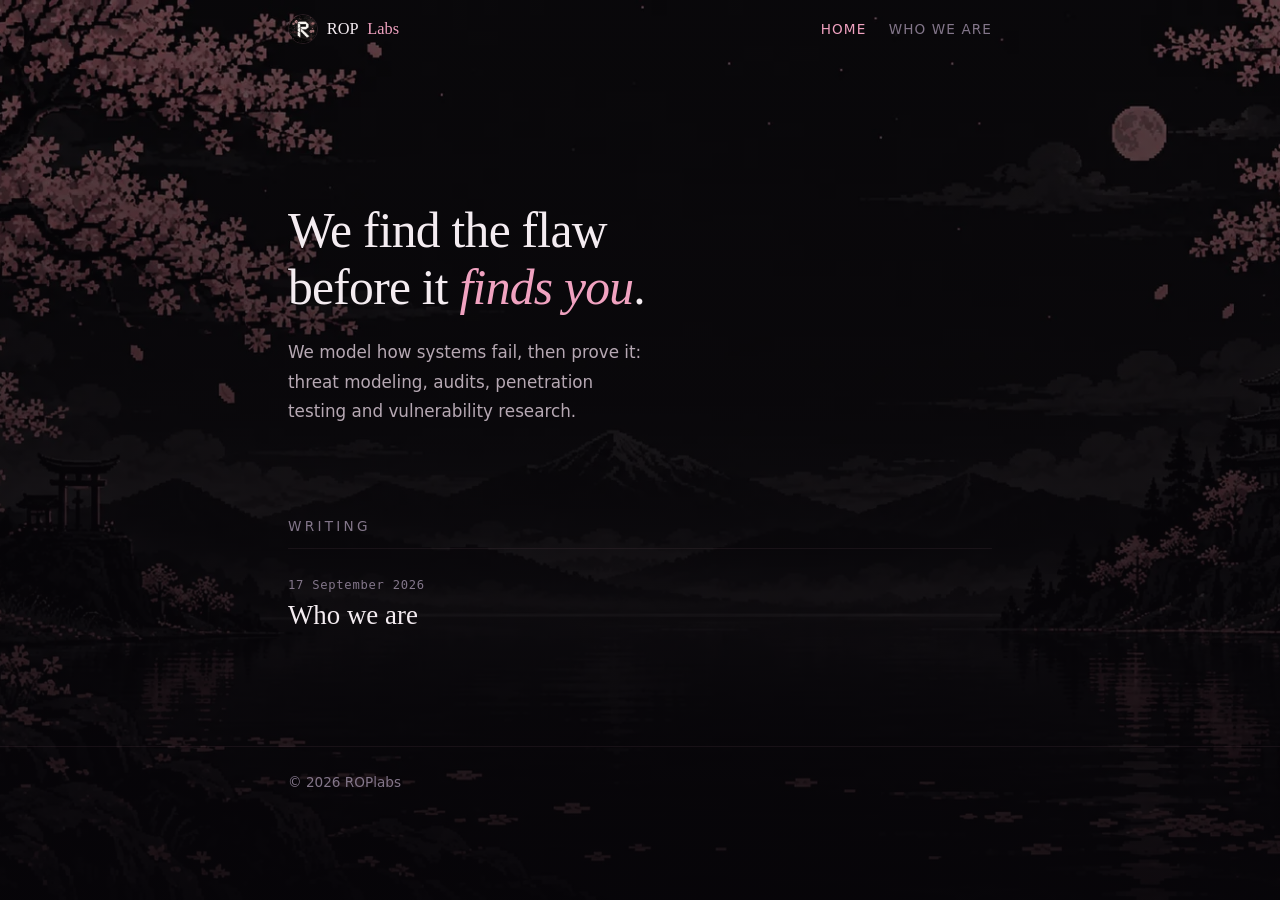
<file: index.html>
<!DOCTYPE html>
<html lang="en">
<head>
<meta charset="utf-8">
<meta name="viewport" content="width=device-width, initial-scale=1">
<title>ROPlabs · Security engineering and vulnerability research</title>
<meta name="description" content="ROPlabs is a security engineering firm. Threat modeling, security audits, penetration testing and vulnerability research, all backed by proof.">
<meta name="theme-color" content="#070509">
<link rel="icon" href="assets/favicon.png" type="image/png">
<link rel="apple-touch-icon" href="assets/favicon.png">
<link rel="preload" as="image" href="assets/paisagem.webp" type="image/webp">
<link rel="stylesheet" href="assets/css/style.css">
</head>
<body>

<a class="skip" href="#main">Skip to content</a>
<div class="scene" aria-hidden="true"></div>
<div class="petals" aria-hidden="true"></div>

<header class="top">
  <div class="wrap top__inner">
    <a class="mark" href="index.html">
      <img src="assets/l.png" alt="" width="30" height="30" decoding="async">
      ROP<b>Labs</b>
    </a>
    <nav aria-label="Main">
      <ul>
        <li><a href="index.html" aria-current="page">Home</a></li>
        <li><a href="posts/who-we-are.html">Who we are</a></li>
      </ul>
    </nav>
  </div>
</header>

<main id="main" class="wrap">

  <section class="hero">
    <h1>We find the flaw<br>before it <em>finds you</em>.</h1>
    <p>We model how systems fail, then prove it: threat modeling, audits, penetration testing and vulnerability research.</p>
  </section>

  <section>
    <h2 class="label">Writing</h2>
    <ul class="entries">
      <!-- One line per post. Copy the line and point href at the new file. -->
      <li>
        <time datetime="2026-09-17">17 September 2026</time>
        <a href="posts/who-we-are.html">Who we are</a>
      </li>
    </ul>
  </section>

</main>

<footer class="bottom">
  <div class="wrap">
    <p>© 2026 ROPlabs</p>
  </div>
</footer>

<script src="assets/js/main.js" defer></script>
</body>
</html>
</file>
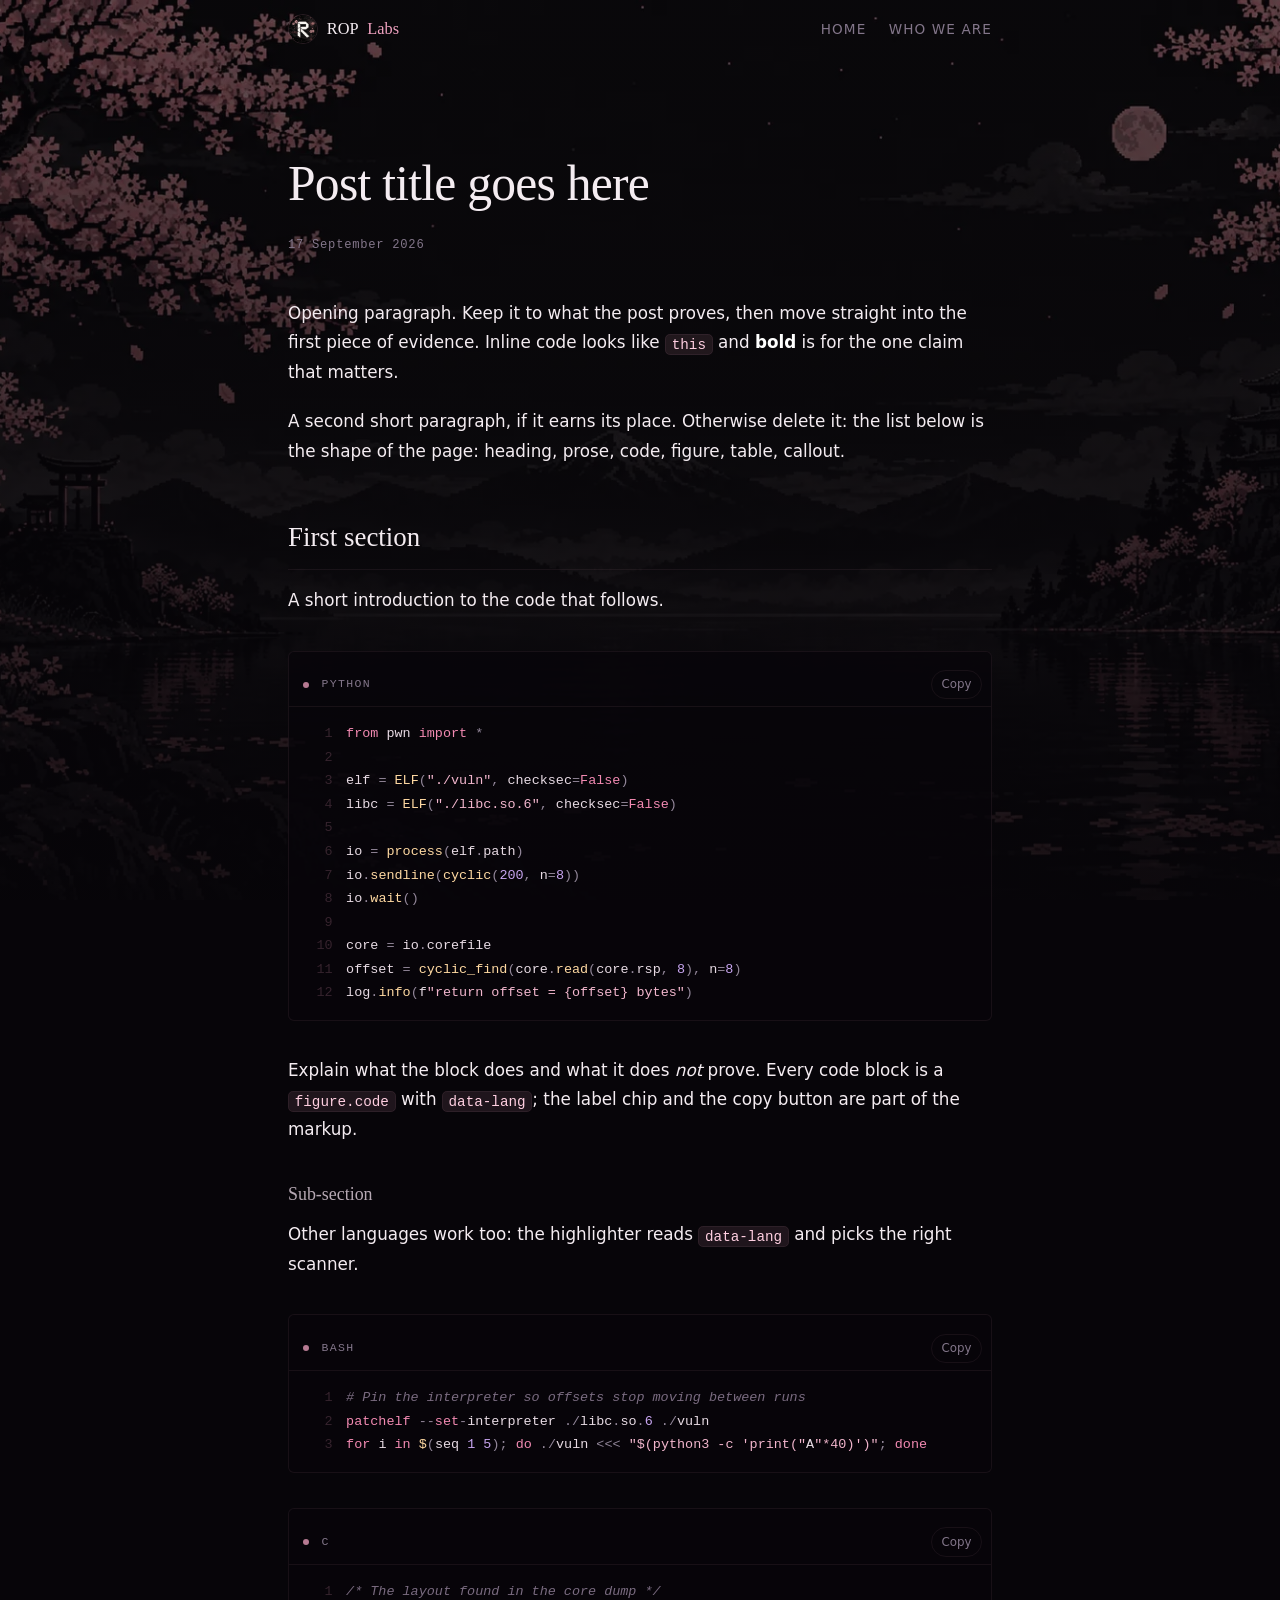
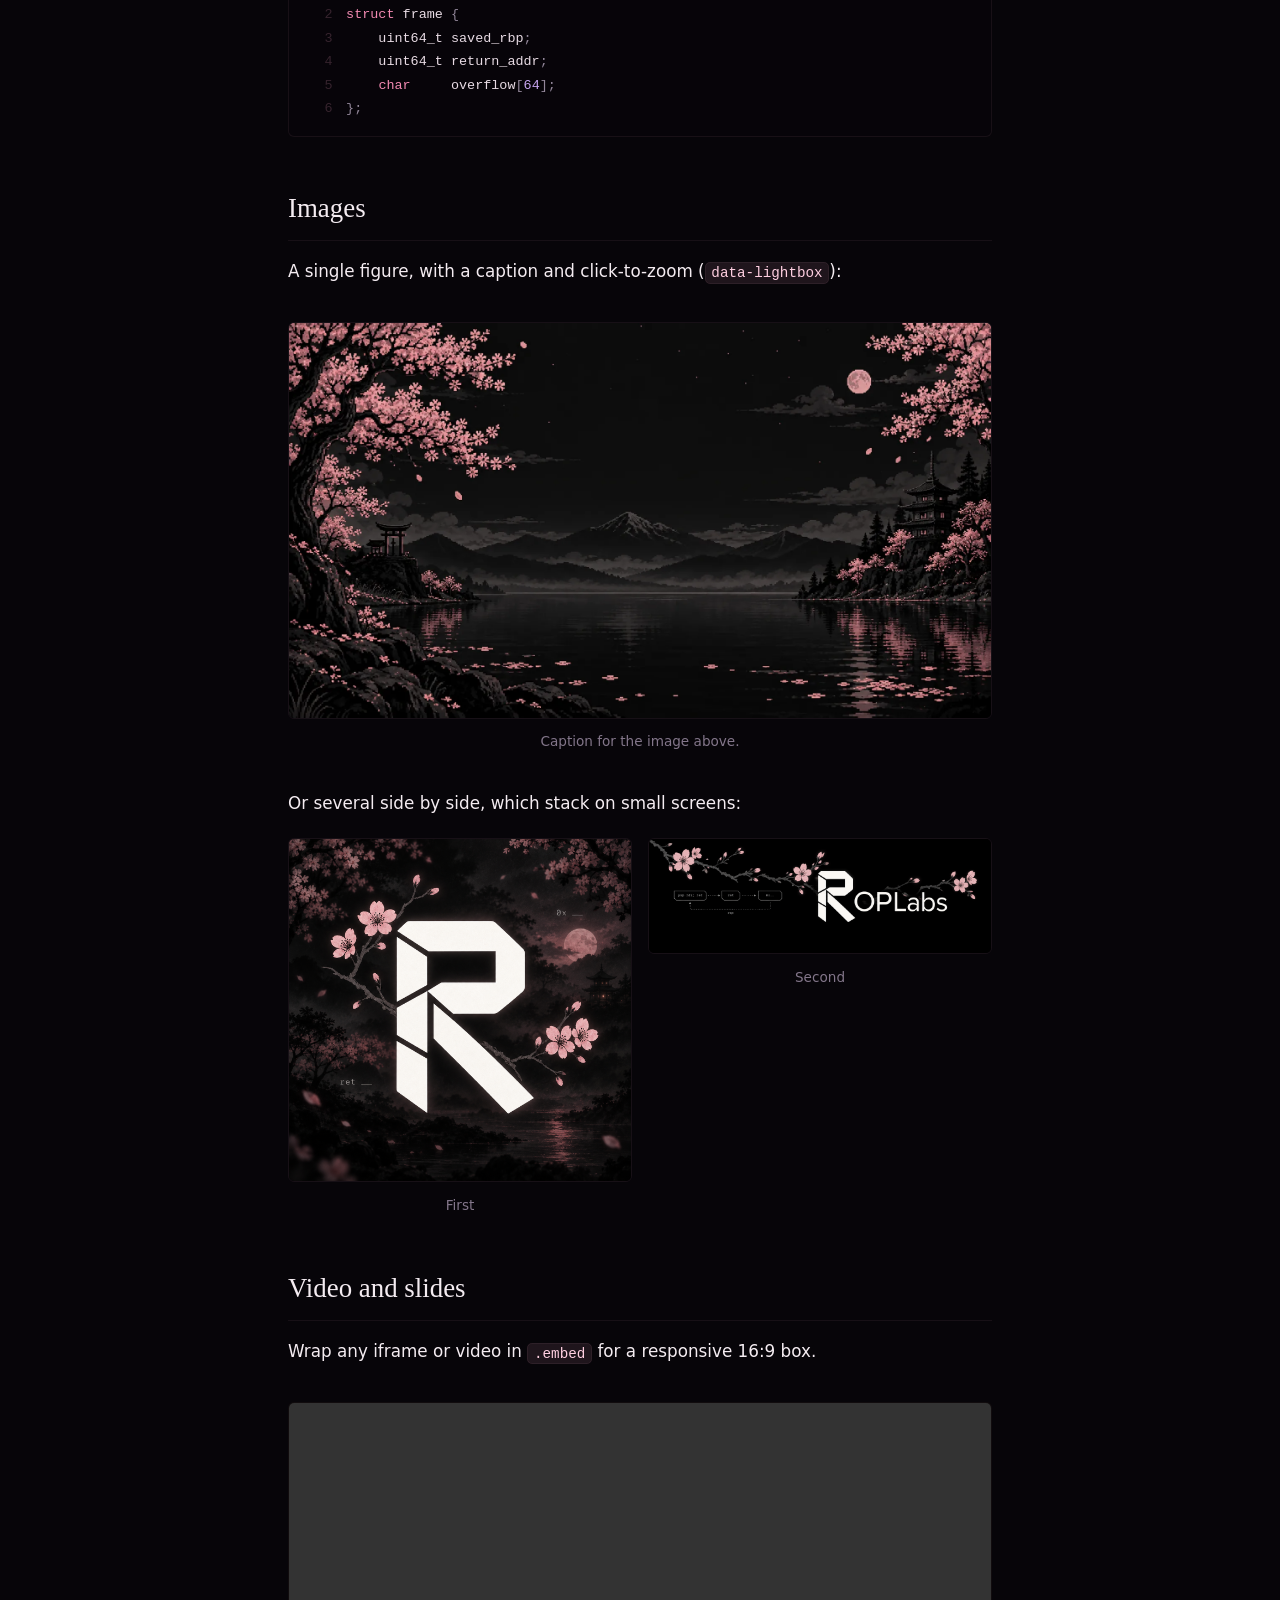
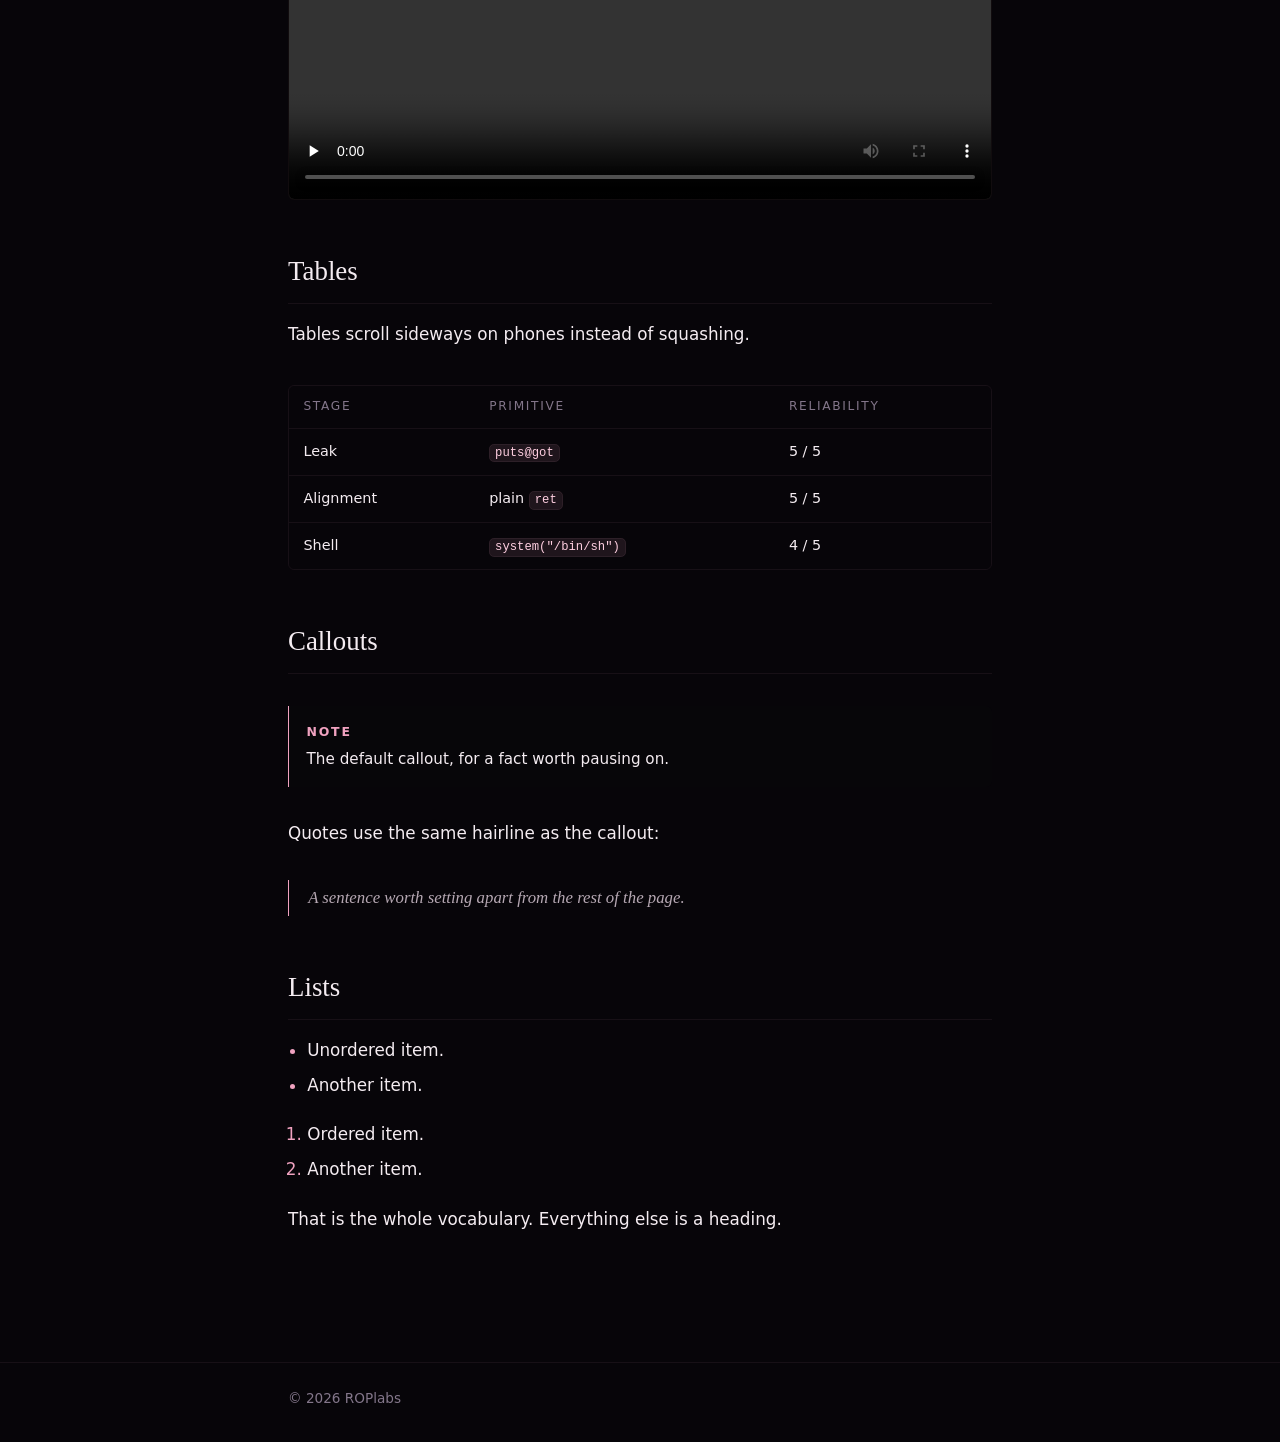
<file: posts/template.html>
<!DOCTYPE html>
<html lang="en">
<head>
<meta charset="utf-8">
<meta name="viewport" content="width=device-width, initial-scale=1">
<title>Post template · ROPlabs</title>
<meta name="description" content="Reusable post template for ROPlabs: code blocks, figures, tables, callouts and embeds.">
<meta name="theme-color" content="#070509">
<link rel="icon" href="../assets/favicon.png" type="image/png">
<link rel="apple-touch-icon" href="../assets/favicon.png">
<link rel="stylesheet" href="../assets/css/style.css">
</head>
<body>

<a class="skip" href="#main">Skip to content</a>
<div class="scene" aria-hidden="true"></div>
<div class="petals" aria-hidden="true"></div>

<header class="top">
  <div class="wrap top__inner">
    <a class="mark" href="../index.html">
      <img src="../assets/l.png" alt="" width="30" height="30" decoding="async">
      ROP<b>Labs</b>
    </a>
    <nav aria-label="Main">
      <ul>
        <li><a href="../index.html">Home</a></li>
        <li><a href="who-we-are.html">Who we are</a></li>
      </ul>
    </nav>
  </div>
</header>

<main id="main" class="wrap">

  <!--
    ==========================================================================
    POST TEMPLATE
    Copy this file to posts/your-slug.html and replace:
      1. <title>, the meta description and the <h1>
      2. the <time> element
      3. the body inside .prose, where every supported element is shown
    Then add one line to the writing list in index.html.
    ==========================================================================
  -->

  <article class="article">
    <header>
      <h1>Post title goes here</h1>
      <time datetime="2026-09-17">17 September 2026</time>
    </header>

    <div class="prose">

      <p>
        Opening paragraph. Keep it to what the post proves, then move straight into the first piece of
        evidence. Inline code looks like <code>this</code> and <strong>bold</strong> is for the one claim that
        matters.
      </p>

      <p>
        A second short paragraph, if it earns its place. Otherwise delete it: the list below is the shape of
        the page: heading, prose, code, figure, table, callout.
      </p>

      <h2>First section</h2>

      <p>A short introduction to the code that follows.</p>

      <figure class="code" data-lang="python">
        <figcaption class="code__bar">
          <span class="code__lang">python</span>
          <button class="code__copy" type="button">Copy</button>
        </figcaption>
        <pre><code>from pwn import *

elf = ELF("./vuln", checksec=False)
libc = ELF("./libc.so.6", checksec=False)

io = process(elf.path)
io.sendline(cyclic(200, n=8))
io.wait()

core = io.corefile
offset = cyclic_find(core.read(core.rsp, 8), n=8)
log.info(f"return offset = {offset} bytes")</code></pre>
      </figure>

      <p>
        Explain what the block does and what it does <em>not</em> prove. Every code block is a
        <code>figure.code</code> with <code>data-lang</code>; the label chip and the copy button are part of
        the markup.
      </p>

      <h3>Sub-section</h3>

      <p>Other languages work too: the highlighter reads <code>data-lang</code> and picks the right scanner.</p>

      <figure class="code" data-lang="bash">
        <figcaption class="code__bar">
          <span class="code__lang">bash</span>
          <button class="code__copy" type="button">Copy</button>
        </figcaption>
        <pre><code># Pin the interpreter so offsets stop moving between runs
patchelf --set-interpreter ./libc.so.6 ./vuln
for i in $(seq 1 5); do ./vuln &lt;&lt;&lt; "$(python3 -c 'print("A"*40)')"; done</code></pre>
      </figure>

      <figure class="code" data-lang="c">
        <figcaption class="code__bar">
          <span class="code__lang">c</span>
          <button class="code__copy" type="button">Copy</button>
        </figcaption>
        <pre><code>/* The layout found in the core dump */
struct frame {
    uint64_t saved_rbp;
    uint64_t return_addr;
    char     overflow[64];
};</code></pre>
      </figure>

      <h2>Images</h2>

      <p>A single figure, with a caption and click-to-zoom (<code>data-lightbox</code>):</p>

      <figure>
        <img src="../assets/paisagem.webp" alt="Placeholder image" width="1672" height="941" data-lightbox decoding="async">
        <figcaption>Caption for the image above.</figcaption>
      </figure>

      <p>Or several side by side, which stack on small screens:</p>

      <div class="gallery">
        <figure>
          <img src="../assets/l.png" alt="Placeholder image" data-lightbox decoding="async" loading="lazy">
          <figcaption>First</figcaption>
        </figure>
        <figure>
          <img src="../assets/b.png" alt="Placeholder image" data-lightbox decoding="async" loading="lazy">
          <figcaption>Second</figcaption>
        </figure>
      </div>

      <h2>Video and slides</h2>

      <p>Wrap any iframe or video in <code>.embed</code> for a responsive 16:9 box.</p>

      <div class="embed">
        <video controls playsinline preload="none">
          <source src="../assets/demo.mp4" type="video/mp4">
          Your browser cannot play this video.
        </video>
      </div>

      <h2>Tables</h2>

      <p>Tables scroll sideways on phones instead of squashing.</p>

      <div class="table-wrap">
        <table>
          <thead>
            <tr><th>Stage</th><th>Primitive</th><th>Reliability</th></tr>
          </thead>
          <tbody>
            <tr><td>Leak</td><td><code>puts@got</code></td><td>5 / 5</td></tr>
            <tr><td>Alignment</td><td>plain <code>ret</code></td><td>5 / 5</td></tr>
            <tr><td>Shell</td><td><code>system("/bin/sh")</code></td><td>4 / 5</td></tr>
          </tbody>
        </table>
      </div>

      <h2>Callouts</h2>

      <div class="callout">
        <b>Note</b>
        <p>The default callout, for a fact worth pausing on.</p>
      </div>

      <p>Quotes use the same hairline as the callout:</p>

      <blockquote>
        <p>A sentence worth setting apart from the rest of the page.</p>
      </blockquote>

      <h2>Lists</h2>

      <ul>
        <li>Unordered item.</li>
        <li>Another item.</li>
      </ul>

      <ol>
        <li>Ordered item.</li>
        <li>Another item.</li>
      </ol>

      <p>That is the whole vocabulary. Everything else is a heading.</p>

    </div>
  </article>

</main>

<footer class="bottom">
  <div class="wrap">
    <p>© 2026 ROPlabs</p>
  </div>
</footer>

<script src="../assets/js/main.js" defer></script>
</body>
</html>
</file>
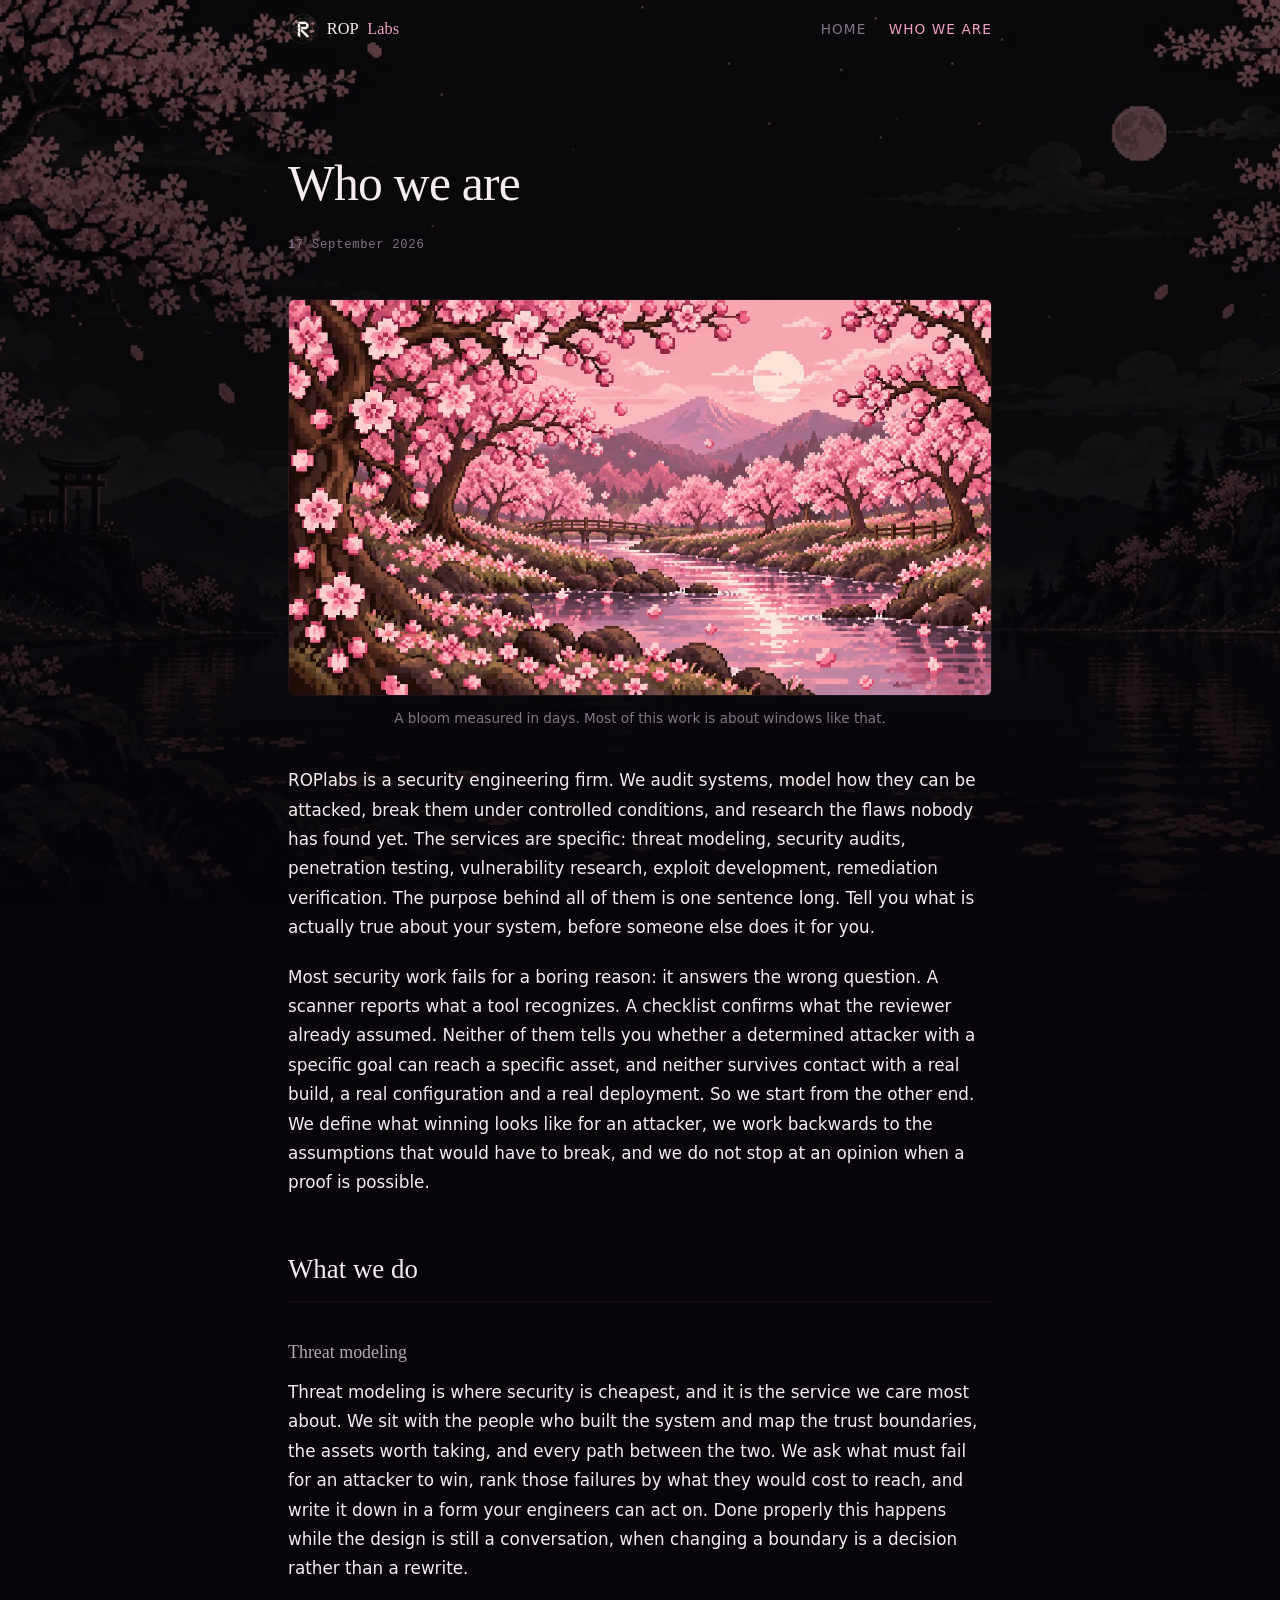
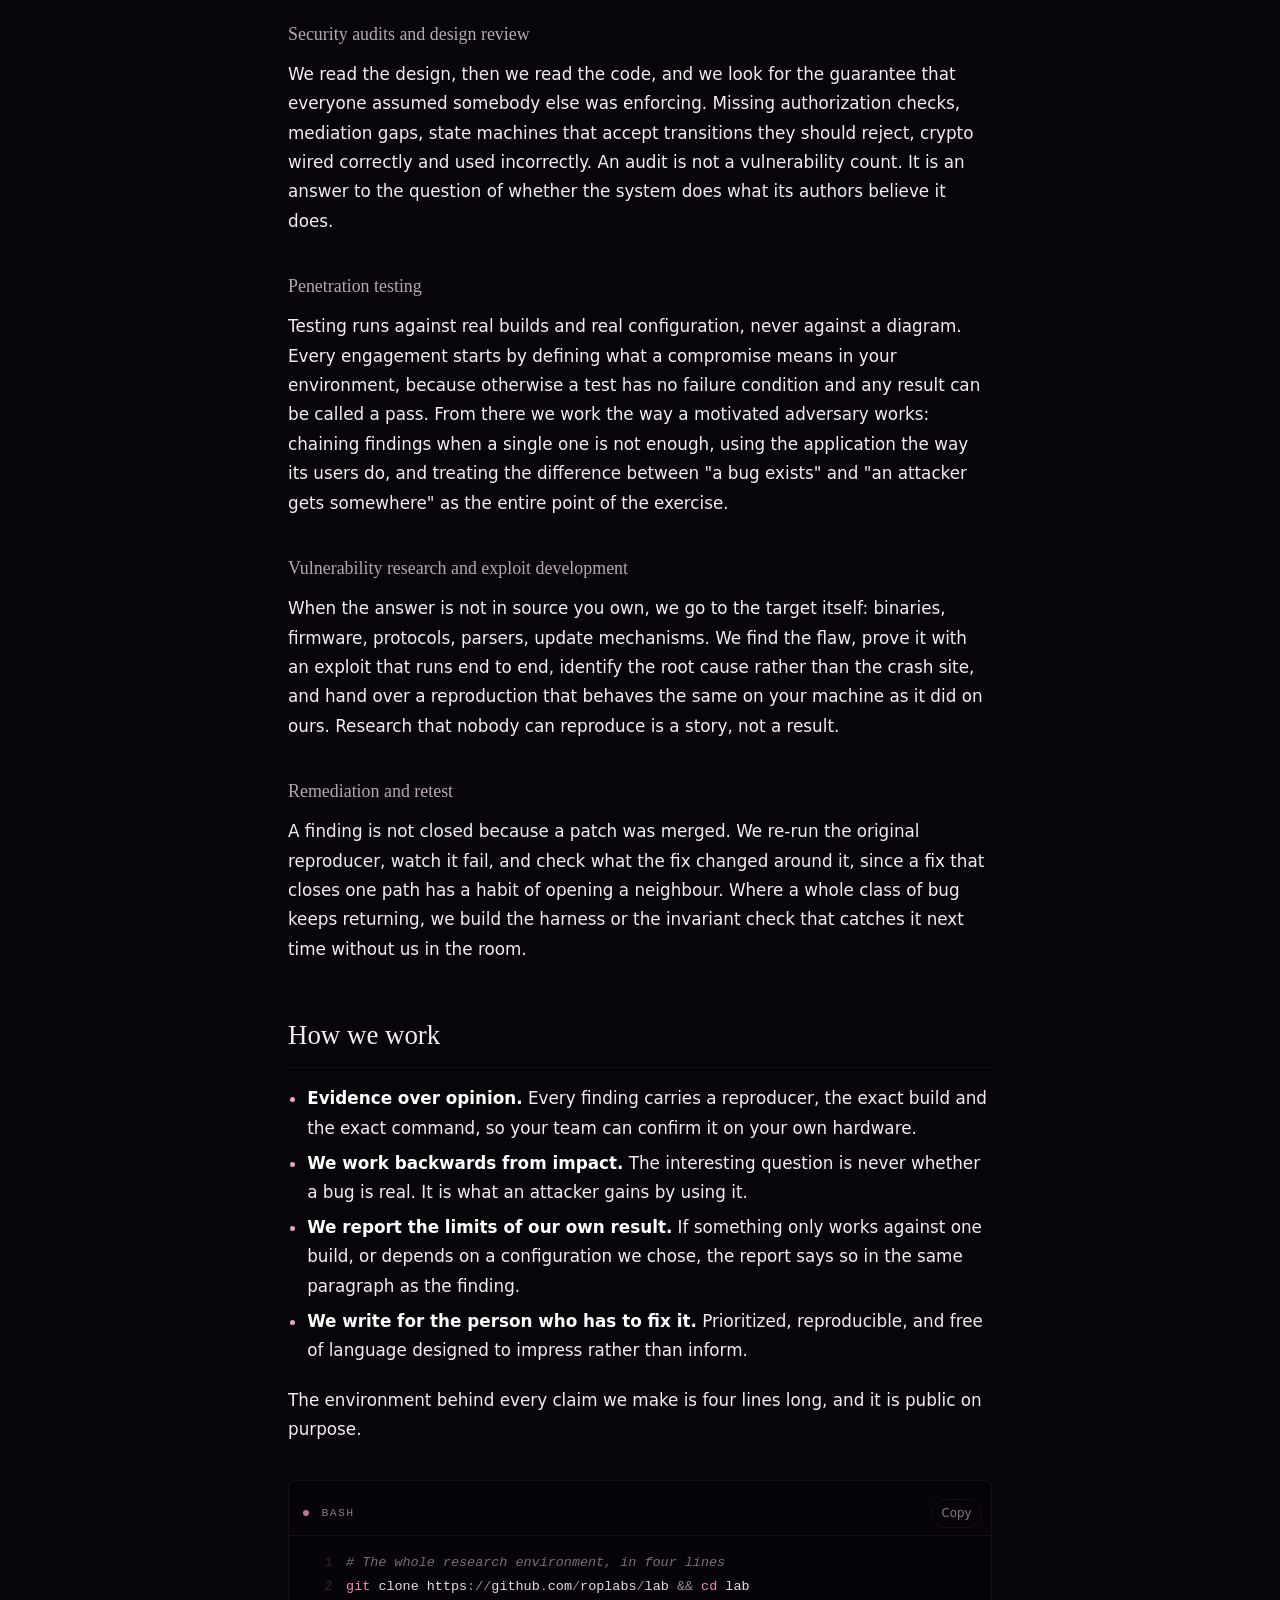
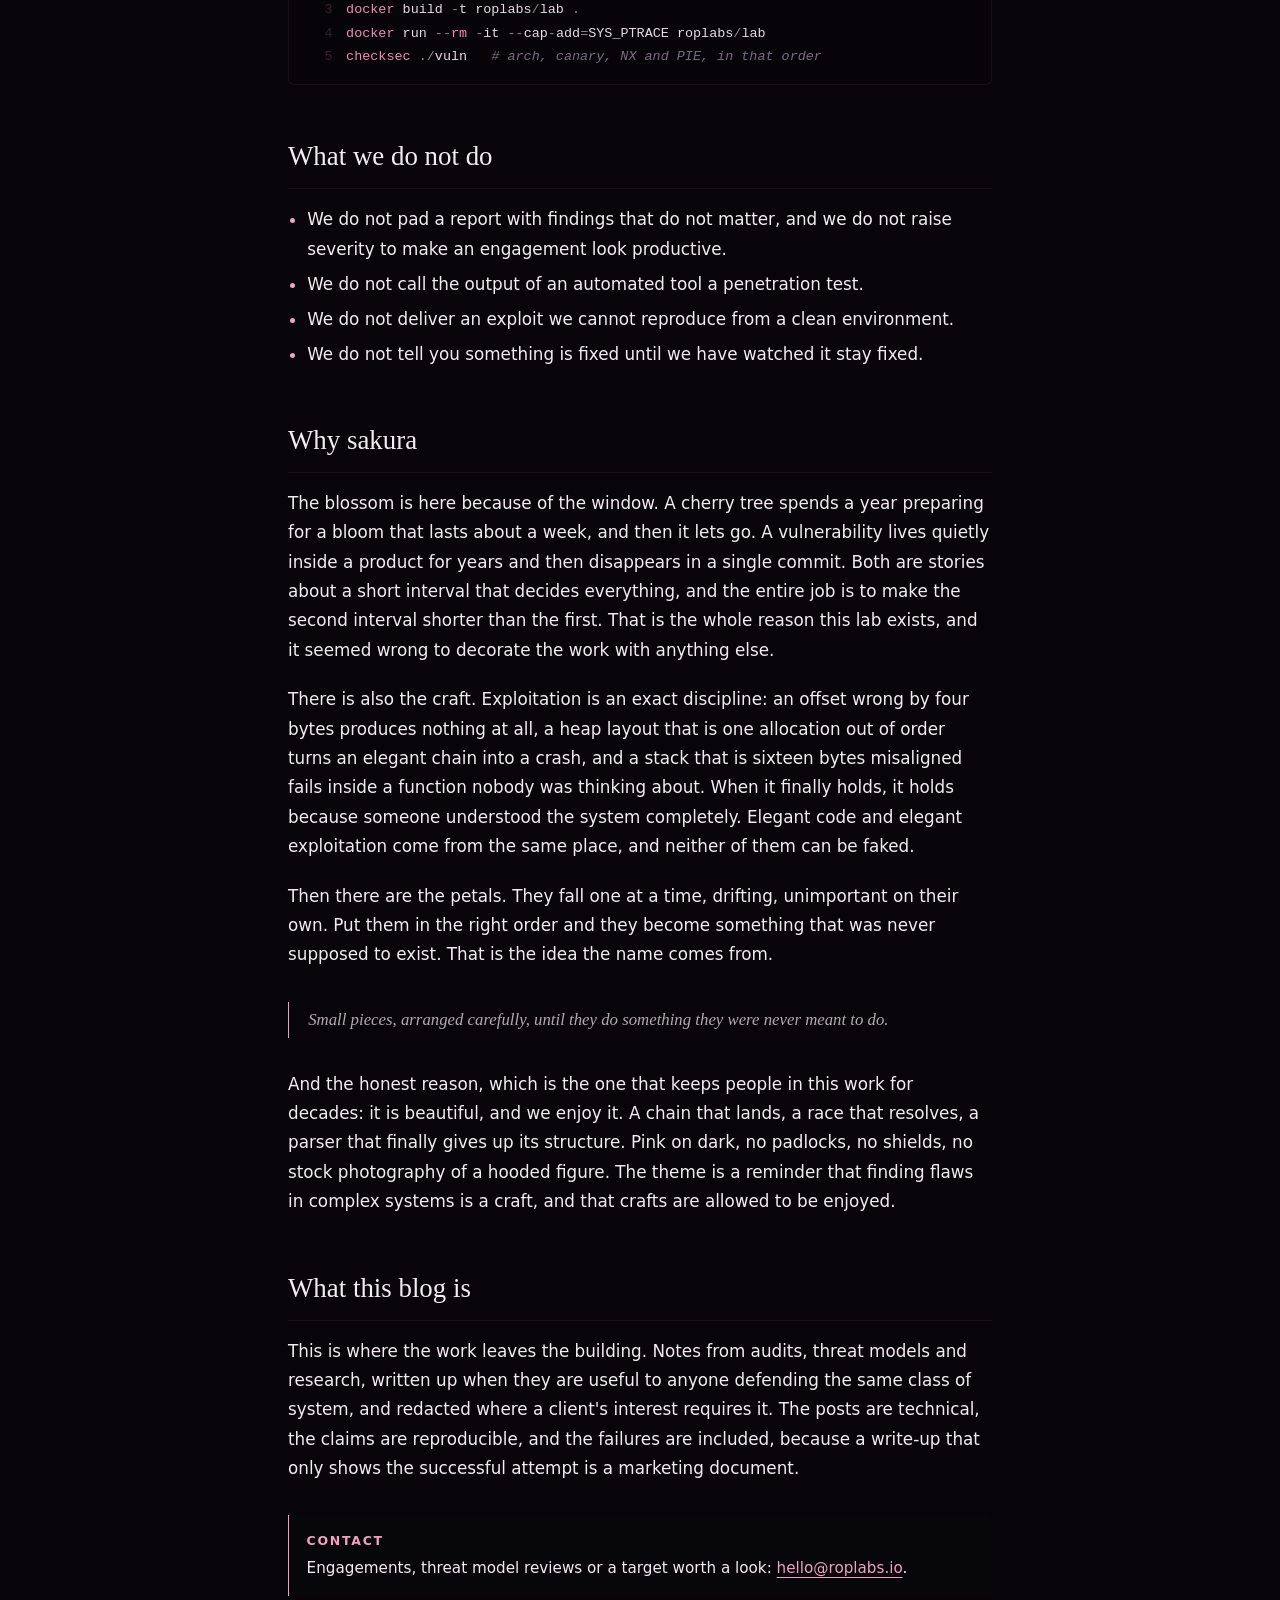
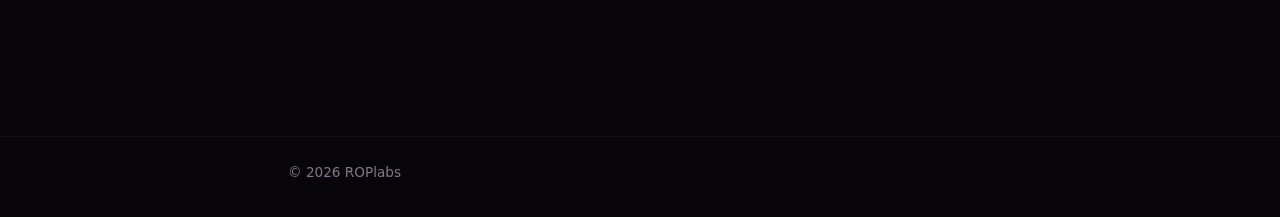
<file: posts/who-we-are.html>
<!DOCTYPE html>
<html lang="en">
<head>
<meta charset="utf-8">
<meta name="viewport" content="width=device-width, initial-scale=1">
<title>Who we are · ROPlabs</title>
<meta name="description" content="ROPlabs is a security engineering firm. Threat modeling, security audits, penetration testing and vulnerability research, all backed by proof.">
<meta name="theme-color" content="#070509">
<link rel="icon" href="../assets/favicon.png" type="image/png">
<link rel="apple-touch-icon" href="../assets/favicon.png">
<link rel="stylesheet" href="../assets/css/style.css">
</head>
<body>

<a class="skip" href="#main">Skip to content</a>
<div class="scene" aria-hidden="true"></div>
<div class="petals" aria-hidden="true"></div>

<header class="top">
  <div class="wrap top__inner">
    <a class="mark" href="../index.html">
      <img src="../assets/l.png" alt="" width="30" height="30" decoding="async">
      ROP<b>Labs</b>
    </a>
    <nav aria-label="Main">
      <ul>
        <li><a href="../index.html">Home</a></li>
        <li><a href="who-we-are.html" aria-current="page">Who we are</a></li>
      </ul>
    </nav>
  </div>
</header>

<main id="main" class="wrap">

  <article class="article">
    <header>
      <h1>Who we are</h1>
      <time datetime="2026-09-17">17 September 2026</time>
    </header>

    <div class="prose">

      <figure>
        <picture>
          <source srcset="../images/blog-1.webp" type="image/webp">
          <img src="../images/blog-1.png" alt="Cherry blossom trees framing a river that runs toward a distant mountain" width="1400" height="788" data-lightbox decoding="async">
        </picture>
        <figcaption>A bloom measured in days. Most of this work is about windows like that.</figcaption>
      </figure>

      <p>
        ROPlabs is a security engineering firm. We audit systems, model how they can be attacked, break them
        under controlled conditions, and research the flaws nobody has found yet. The services are specific:
        threat modeling, security audits, penetration testing, vulnerability research, exploit development,
        remediation verification. The purpose behind all of them is one sentence long. Tell you what is
        actually true about your system, before someone else does it for you.
      </p>

      <p>
        Most security work fails for a boring reason: it answers the wrong question. A scanner reports what a
        tool recognizes. A checklist confirms what the reviewer already assumed. Neither of them tells you
        whether a determined attacker with a specific goal can reach a specific asset, and neither survives
        contact with a real build, a real configuration and a real deployment. So we start from the other end.
        We define what winning looks like for an attacker, we work backwards to the assumptions that would have
        to break, and we do not stop at an opinion when a proof is possible.
      </p>

      <h2>What we do</h2>

      <h3>Threat modeling</h3>

      <p>
        Threat modeling is where security is cheapest, and it is the service we care most about. We sit with the
        people who built the system and map the trust boundaries, the assets worth taking, and every path
        between the two. We ask what must fail for an attacker to win, rank those failures by what they would
        cost to reach, and write it down in a form your engineers can act on. Done properly this happens while
        the design is still a conversation, when changing a boundary is a decision rather than a rewrite.
      </p>

      <h3>Security audits and design review</h3>

      <p>
        We read the design, then we read the code, and we look for the guarantee that everyone assumed somebody
        else was enforcing. Missing authorization checks, mediation gaps, state machines that accept
        transitions they should reject, crypto wired correctly and used incorrectly. An audit is not a
        vulnerability count. It is an answer to the question of whether the system does what its authors
        believe it does.
      </p>

      <h3>Penetration testing</h3>

      <p>
        Testing runs against real builds and real configuration, never against a diagram. Every engagement
        starts by defining what a compromise means in your environment, because otherwise a test has no
        failure condition and any result can be called a pass. From there we work the way a motivated adversary
        works: chaining findings when a single one is not enough, using the application the way its users do,
        and treating the difference between "a bug exists" and "an attacker gets somewhere" as the entire point
        of the exercise.
      </p>

      <h3>Vulnerability research and exploit development</h3>

      <p>
        When the answer is not in source you own, we go to the target itself: binaries, firmware, protocols,
        parsers, update mechanisms. We find the flaw, prove it with an exploit that runs end to end, identify
        the root cause rather than the crash site, and hand over a reproduction that behaves the same on your
        machine as it did on ours. Research that nobody can reproduce is a story, not a result.
      </p>

      <h3>Remediation and retest</h3>

      <p>
        A finding is not closed because a patch was merged. We re-run the original reproducer, watch it fail,
        and check what the fix changed around it, since a fix that closes one path has a habit of opening a
        neighbour. Where a whole class of bug keeps returning, we build the harness or the invariant check that
        catches it next time without us in the room.
      </p>

      <h2>How we work</h2>

      <ul>
        <li><strong>Evidence over opinion.</strong> Every finding carries a reproducer, the exact build and the exact command, so your team can confirm it on your own hardware.</li>
        <li><strong>We work backwards from impact.</strong> The interesting question is never whether a bug is real. It is what an attacker gains by using it.</li>
        <li><strong>We report the limits of our own result.</strong> If something only works against one build, or depends on a configuration we chose, the report says so in the same paragraph as the finding.</li>
        <li><strong>We write for the person who has to fix it.</strong> Prioritized, reproducible, and free of language designed to impress rather than inform.</li>
      </ul>

      <p>The environment behind every claim we make is four lines long, and it is public on purpose.</p>

      <figure class="code" data-lang="bash">
        <figcaption class="code__bar">
          <span class="code__lang">bash</span>
          <button class="code__copy" type="button">Copy</button>
        </figcaption>
        <pre><code># The whole research environment, in four lines
git clone https://github.com/roplabs/lab && cd lab
docker build -t roplabs/lab .
docker run --rm -it --cap-add=SYS_PTRACE roplabs/lab
checksec ./vuln   # arch, canary, NX and PIE, in that order</code></pre>
      </figure>

      <h2>What we do not do</h2>

      <ul>
        <li>We do not pad a report with findings that do not matter, and we do not raise severity to make an engagement look productive.</li>
        <li>We do not call the output of an automated tool a penetration test.</li>
        <li>We do not deliver an exploit we cannot reproduce from a clean environment.</li>
        <li>We do not tell you something is fixed until we have watched it stay fixed.</li>
      </ul>

      <h2>Why sakura</h2>

      <p>
        The blossom is here because of the window. A cherry tree spends a year preparing for a bloom that lasts
        about a week, and then it lets go. A vulnerability lives quietly inside a product for years and then
        disappears in a single commit. Both are stories about a short interval that decides everything, and the
        entire job is to make the second interval shorter than the first. That is the whole reason this lab
        exists, and it seemed wrong to decorate the work with anything else.
      </p>

      <p>
        There is also the craft. Exploitation is an exact discipline: an offset wrong by four bytes produces
        nothing at all, a heap layout that is one allocation out of order turns an elegant chain into a crash,
        and a stack that is sixteen bytes misaligned fails inside a function nobody was thinking about. When it
        finally holds, it holds because someone understood the system completely. Elegant code and elegant
        exploitation come from the same place, and neither of them can be faked.
      </p>

      <p>
        Then there are the petals. They fall one at a time, drifting, unimportant on their own. Put them in the
        right order and they become something that was never supposed to exist. That is the idea the name comes
        from.
      </p>

      <blockquote>
        <p>Small pieces, arranged carefully, until they do something they were never meant to do.</p>
      </blockquote>

      <p>
        And the honest reason, which is the one that keeps people in this work for decades: it is beautiful, and
        we enjoy it. A chain that lands, a race that resolves, a parser that finally gives up its structure.
        Pink on dark, no padlocks, no shields, no stock photography of a hooded figure. The theme is a reminder
        that finding flaws in complex systems is a craft, and that crafts are allowed to be enjoyed.
      </p>

      <h2>What this blog is</h2>

      <p>
        This is where the work leaves the building. Notes from audits, threat models and research, written up
        when they are useful to anyone defending the same class of system, and redacted where a client's
        interest requires it. The posts are technical, the claims are reproducible, and the failures are
        included, because a write-up that only shows the successful attempt is a marketing document.
      </p>

      <div class="callout">
        <b>Contact</b>
        <p>Engagements, threat model reviews or a target worth a look: <a href="mailto:hello@roplabs.io">hello@roplabs.io</a>.</p>
      </div>

    </div>
  </article>

</main>

<footer class="bottom">
  <div class="wrap">
    <p>© 2026 ROPlabs</p>
  </div>
</footer>

<script src="../assets/js/main.js" defer></script>
</body>
</html>
</file>
<file: assets/css/style.css>
/* ==========================================================================
   ROPlabs — minimal sakura theme
   Landscape backdrop, hairline details, one accent colour. Nothing else.
   ========================================================================== */

:root {
  --ink: #f4ecf1;
  --ink-soft: #b6a8b3;
  --ink-faint: #83768a;
  --sakura: #f0a2c0;
  --line: rgba(240, 162, 192, 0.14);
  --line-soft: rgba(240, 162, 192, 0.07);
  --panel: rgba(9, 7, 11, 0.6);

  --sans: ui-sans-serif, system-ui, -apple-system, "Segoe UI", Roboto, Arial, sans-serif;
  --serif: "Iowan Old Style", "Palatino Linotype", Palatino, Georgia, serif;
  --mono: ui-monospace, SFMono-Regular, "SF Mono", Menlo, Consolas, monospace;

  --h1: clamp(2rem, 1.5rem + 2.4vw, 3.1rem);
  --h2: clamp(1.35rem, 1.2rem + 0.6vw, 1.7rem);
  --small: clamp(0.79rem, 0.76rem + 0.12vw, 0.85rem);
  --header-h: 58px;
  --ease: cubic-bezier(0.22, 0.61, 0.36, 1);
}

*,
*::before,
*::after {
  box-sizing: border-box;
}

html {
  scroll-behavior: smooth;
  scroll-padding-top: 5rem;
  -webkit-text-size-adjust: 100%;
}

body {
  margin: 0;
  min-height: 100vh;
  background: #070509;
  color: var(--ink);
  font-family: var(--sans);
  font-size: clamp(1rem, 0.97rem + 0.15vw, 1.05rem);
  line-height: 1.75;
  overflow-x: hidden;
  -webkit-font-smoothing: antialiased;
}

img,
video {
  display: block;
  max-width: 100%;
  height: auto;
}

a {
  color: var(--sakura);
  text-underline-offset: 0.25em;
}

::selection {
  background: rgba(240, 162, 192, 0.28);
  color: #fff;
}

:focus-visible {
  outline: 1px solid var(--sakura);
  outline-offset: 4px;
  border-radius: 2px;
}

/* --- backdrop ------------------------------------------------------------- */
.scene {
  position: fixed;
  inset: 0;
  z-index: -2;
  background: url("../paisagem.webp") center / cover no-repeat;
}

.scene::after {
  content: "";
  position: absolute;
  inset: 0;
  background: linear-gradient(180deg, rgba(7, 5, 9, 0.6), rgba(7, 5, 9, 0.92));
}

/* --- drifting petals ------------------------------------------------------ */
.petals {
  position: fixed;
  inset: 0;
  z-index: -1;
  overflow: hidden;
  pointer-events: none;
}

.petal {
  position: absolute;
  top: -8vh;
  width: var(--size);
  height: calc(var(--size) * 1.25);
  border-radius: 50% 50% 50% 50% / 70% 70% 32% 32%;
  background: linear-gradient(150deg, #ffd9e7, var(--sakura) 65%, #c96f92);
  opacity: 0;
  animation: fall var(--dur) linear var(--delay) infinite;
}

@keyframes fall {
  0% {
    opacity: 0;
    transform: translate3d(0, -6vh, 0) rotate(0);
  }
  12%,
  86% {
    opacity: var(--alpha);
  }
  100% {
    opacity: 0;
    transform: translate3d(var(--drift), 108vh, 0) rotate(400deg);
  }
}

/* --- layout --------------------------------------------------------------- */
.wrap {
  width: min(100% - 2.5rem, 44rem);
  margin-inline: auto;
}

.skip {
  position: absolute;
  left: 50%;
  top: -4rem;
  transform: translateX(-50%);
  padding: 0.6rem 1rem;
  background: #0b080d;
  border: 1px solid var(--line);
  border-radius: 0 0 6px 6px;
  color: var(--ink);
  font-size: var(--small);
  text-decoration: none;
  transition: top 0.2s var(--ease);
}

.skip:focus {
  top: 0;
}

/* --- header --------------------------------------------------------------- */
.top {
  position: sticky;
  top: 0;
  z-index: 20;
  border-bottom: 1px solid transparent;
  transition: border-color 0.3s var(--ease), background 0.3s var(--ease);
}

.top[data-scrolled] {
  border-bottom-color: var(--line-soft);
  background: rgba(7, 5, 9, 0.78);
  backdrop-filter: blur(10px);
  -webkit-backdrop-filter: blur(10px);
}

.top__inner {
  display: flex;
  align-items: center;
  justify-content: space-between;
  gap: 1rem;
  min-height: var(--header-h);
}

.mark {
  display: inline-flex;
  align-items: center;
  gap: 0.55rem;
  color: var(--ink);
  font-family: var(--serif);
  font-size: 1.02rem;
  text-decoration: none;
}

.mark img {
  width: 30px;
  height: 30px;
  border-radius: 50%;
  border: 1px solid var(--line);
  object-fit: cover;
  transition: transform 0.5s var(--ease);
}

.mark:hover img {
  transform: rotate(-8deg);
}

.mark b {
  font-weight: 500;
  color: var(--sakura);
}

.top nav ul {
  display: flex;
  gap: 1.4rem;
  margin: 0;
  padding: 0;
  list-style: none;
}

.top nav a {
  color: var(--ink-faint);
  font-size: var(--small);
  letter-spacing: 0.08em;
  text-transform: uppercase;
  text-decoration: none;
  transition: color 0.25s var(--ease);
}

.top nav a:hover,
.top nav a[aria-current="page"] {
  color: var(--sakura);
}

/* --- hero ----------------------------------------------------------------- */
.hero {
  padding: clamp(4rem, 18vh, 9rem) 0 clamp(3rem, 10vh, 5.5rem);
}

.hero h1 {
  margin: 0;
  font-family: var(--serif);
  font-weight: 400;
  font-size: var(--h1);
  line-height: 1.14;
  letter-spacing: -0.015em;
}

.hero h1 em {
  font-style: italic;
  color: var(--sakura);
}

.hero p {
  max-width: 34ch;
  margin: 1.4rem 0 0;
  color: var(--ink-soft);
  font-size: 1.05rem;
}

/* --- writing list --------------------------------------------------------- */
.label {
  margin: 0 0 1.6rem;
  padding-bottom: 0.6rem;
  border-bottom: 1px solid var(--line-soft);
  color: var(--ink-faint);
  font-size: var(--small);
  font-weight: 500;
  letter-spacing: 0.24em;
  text-transform: uppercase;
}

.entries {
  margin: 0 0 clamp(4rem, 14vh, 7rem);
  padding: 0;
  list-style: none;
}

.entries li + li {
  margin-top: 1.4rem;
}

.entries time {
  display: block;
  margin-bottom: 0.15rem;
  color: var(--ink-faint);
  font-family: var(--mono);
  font-size: 0.76rem;
  letter-spacing: 0.06em;
}

.entries a {
  color: var(--ink);
  font-family: var(--serif);
  font-size: var(--h2);
  line-height: 1.3;
  text-decoration: none;
  background-image: linear-gradient(var(--sakura), var(--sakura));
  background-size: 0 1px;
  background-position: 0 100%;
  background-repeat: no-repeat;
  transition: color 0.3s var(--ease), background-size 0.4s var(--ease);
}

.entries a:hover {
  color: var(--sakura);
  background-size: 100% 1px;
}

/* --- footer --------------------------------------------------------------- */
.bottom {
  padding: 1.5rem 0 2rem;
  border-top: 1px solid var(--line-soft);
  color: var(--ink-faint);
  font-size: var(--small);
}

.bottom .wrap {
  display: flex;
  flex-wrap: wrap;
  gap: 0.4rem 1.5rem;
  justify-content: space-between;
}

.bottom p {
  margin: 0;
}

/* --- article -------------------------------------------------------------- */
.article {
  padding: clamp(3rem, 12vh, 6rem) 0 clamp(4rem, 12vh, 7rem);
}

.article header {
  margin-bottom: 2.6rem;
}

.article h1 {
  margin: 0 0 1rem;
  font-family: var(--serif);
  font-weight: 400;
  font-size: var(--h1);
  line-height: 1.15;
  letter-spacing: -0.015em;
}

.article time {
  color: var(--ink-faint);
  font-family: var(--mono);
  font-size: 0.76rem;
  letter-spacing: 0.06em;
}

.prose h2 {
  margin: 3rem 0 1rem;
  padding-bottom: 0.5rem;
  border-bottom: 1px solid var(--line-soft);
  font-family: var(--serif);
  font-weight: 400;
  font-size: var(--h2);
}

.prose h3 {
  margin: 2.2rem 0 0.6rem;
  font-family: var(--serif);
  font-weight: 400;
  font-size: 1.12rem;
  color: var(--ink-soft);
}

.prose p {
  margin: 0 0 1.25rem;
}

.prose ul,
.prose ol {
  margin: 0 0 1.25rem;
  padding-left: 1.2rem;
}

.prose li + li {
  margin-top: 0.35rem;
}

.prose li::marker {
  color: var(--sakura);
}

.prose strong {
  color: #fff;
  font-weight: 600;
}

.prose :not(pre) > code {
  padding: 0.12em 0.4em;
  border: 1px solid var(--line-soft);
  border-radius: 5px;
  background: rgba(240, 162, 192, 0.1);
  color: #ffcfe1;
  font-family: var(--mono);
  font-size: 0.85em;
}

.prose blockquote {
  margin: 2rem 0;
  padding: 0.2rem 0 0.2rem 1.2rem;
  border-left: 1px solid var(--sakura);
  color: var(--ink-soft);
  font-family: var(--serif);
  font-style: italic;
}

.prose blockquote p:last-child {
  margin: 0;
}

.prose figure {
  margin: 2.2rem 0;
}

.prose figure img {
  border: 1px solid var(--line-soft);
  border-radius: 6px;
}

.prose img[data-lightbox] {
  cursor: zoom-in;
  transition: opacity 0.3s var(--ease);
}

.prose img[data-lightbox]:hover {
  opacity: 0.86;
}

.prose figcaption {
  margin-top: 0.7rem;
  color: var(--ink-faint);
  font-size: var(--small);
  text-align: center;
}

.gallery {
  display: grid;
  grid-template-columns: repeat(auto-fit, minmax(min(100%, 200px), 1fr));
  gap: 1rem;
}

.gallery figure {
  margin: 0;
}

.embed {
  position: relative;
  height: 0;
  margin: 2.2rem 0;
  padding-bottom: 56.25%;
  overflow: hidden;
  border: 1px solid var(--line-soft);
  border-radius: 6px;
  background: #000;
}

.embed iframe,
.embed video {
  position: absolute;
  inset: 0;
  width: 100%;
  height: 100%;
  border: 0;
}

.callout {
  margin: 2rem 0;
  padding: 0.9rem 1.1rem;
  border-left: 1px solid var(--sakura);
  background: var(--panel);
  border-radius: 0 6px 6px 0;
  font-size: 0.95rem;
}

.callout p:last-child {
  margin: 0;
}

.callout b {
  display: block;
  margin-bottom: 0.2rem;
  color: var(--sakura);
  font-size: 0.78rem;
  font-weight: 600;
  letter-spacing: 0.14em;
  text-transform: uppercase;
}

.table-wrap {
  margin: 2.2rem 0;
  overflow-x: auto;
  border: 1px solid var(--line-soft);
  border-radius: 6px;
  -webkit-overflow-scrolling: touch;
}

table {
  width: 100%;
  min-width: 26rem;
  border-collapse: collapse;
  font-size: 0.9rem;
}

th,
td {
  padding: 0.65rem 0.9rem;
  border-bottom: 1px solid var(--line-soft);
  text-align: left;
}

th {
  color: var(--ink-faint);
  font-size: 0.76rem;
  font-weight: 500;
  letter-spacing: 0.14em;
  text-transform: uppercase;
}

tbody tr:last-child td {
  border-bottom: 0;
}

/* --- code blocks ---------------------------------------------------------- */
.code {
  margin: 2.2rem 0;
  overflow: hidden;
  border: 1px solid var(--line-soft);
  border-radius: 6px;
  background: rgba(8, 6, 10, 0.82);
}

.code__bar {
  display: flex;
  align-items: center;
  gap: 0.8rem;
  margin: 0;
  padding: 0.45rem 0.55rem 0.45rem 0.85rem;
  border-bottom: 1px solid var(--line-soft);
}

.code__bar::before {
  content: "";
  flex: none;
  width: 6px;
  height: 6px;
  border-radius: 50%;
  background: var(--sakura);
  opacity: 0.75;
}

.code__lang {
  margin-right: auto;
  color: var(--ink-faint);
  font-family: var(--mono);
  font-size: 0.72rem;
  letter-spacing: 0.12em;
  text-transform: uppercase;
}

.code__copy {
  flex: none;
  padding: 0.2rem 0.6rem;
  border: 1px solid var(--line-soft);
  border-radius: 999px;
  background: transparent;
  color: var(--ink-faint);
  font: inherit;
  font-size: 0.74rem;
  cursor: pointer;
  transition: color 0.2s var(--ease), border-color 0.2s var(--ease);
}

.code__copy:hover,
.code__copy[data-copied] {
  color: var(--sakura);
  border-color: var(--line);
}

.code pre {
  margin: 0;
  padding: 0.95rem 1.05rem;
  overflow-x: auto;
  counter-reset: line;
  font-size: 0.84rem;
  line-height: 1.75;
  tab-size: 2;
  -webkit-overflow-scrolling: touch;
}

.code code {
  display: block;
  min-width: max-content;
  color: #e8dbe4;
  font-family: var(--mono);
}

.code .ln {
  display: block;
  counter-increment: line;
}

.code .ln::before {
  content: counter(line);
  display: inline-block;
  width: 2em;
  margin-right: 1em;
  color: rgba(240, 162, 192, 0.2);
  text-align: right;
  user-select: none;
  -webkit-user-select: none;
}

.cmt { color: #7a6b80; font-style: italic; }
.str { color: #f2b6cd; }
.num { color: #c8a5f0; }
.key { color: #f28ab2; }
.fun { color: #ffd9a2; }
.att { color: #9fd8f0; }
.pun { color: #93879a; }

/* --- lightbox ------------------------------------------------------------- */
.lightbox {
  position: fixed;
  inset: 0;
  z-index: 40;
  display: grid;
  place-items: center;
  padding: clamp(1rem, 4vw, 3rem);
  background: rgba(6, 4, 8, 0.94);
  opacity: 0;
  visibility: hidden;
  transition: opacity 0.3s var(--ease), visibility 0.3s var(--ease);
  cursor: zoom-out;
}

.lightbox[data-open] {
  opacity: 1;
  visibility: visible;
}

.lightbox img {
  max-width: 100%;
  max-height: 86vh;
  width: auto;
  border-radius: 6px;
}

/* --- responsive ----------------------------------------------------------- */
@media (max-width: 640px) {
  .wrap {
    width: min(100% - 1.8rem, 44rem);
  }

  .scene {
    background-position: 50% 32%;
  }

  .hero {
    padding-top: clamp(2.5rem, 12vh, 5rem);
  }

  .code pre {
    font-size: 0.79rem;
  }
}

@media (prefers-reduced-motion: reduce) {
  html {
    scroll-behavior: auto;
  }

  *,
  *::before,
  *::after {
    animation-duration: 0.001ms !important;
    animation-iteration-count: 1 !important;
    transition-duration: 0.001ms !important;
  }

  .petals {
    display: none;
  }
}

@media print {
  .scene,
  .petals,
  .top,
  .bottom,
  .code__copy,
  .lightbox {
    display: none !important;
  }

  body {
    background: #fff;
    color: #000;
  }
}
</file>
